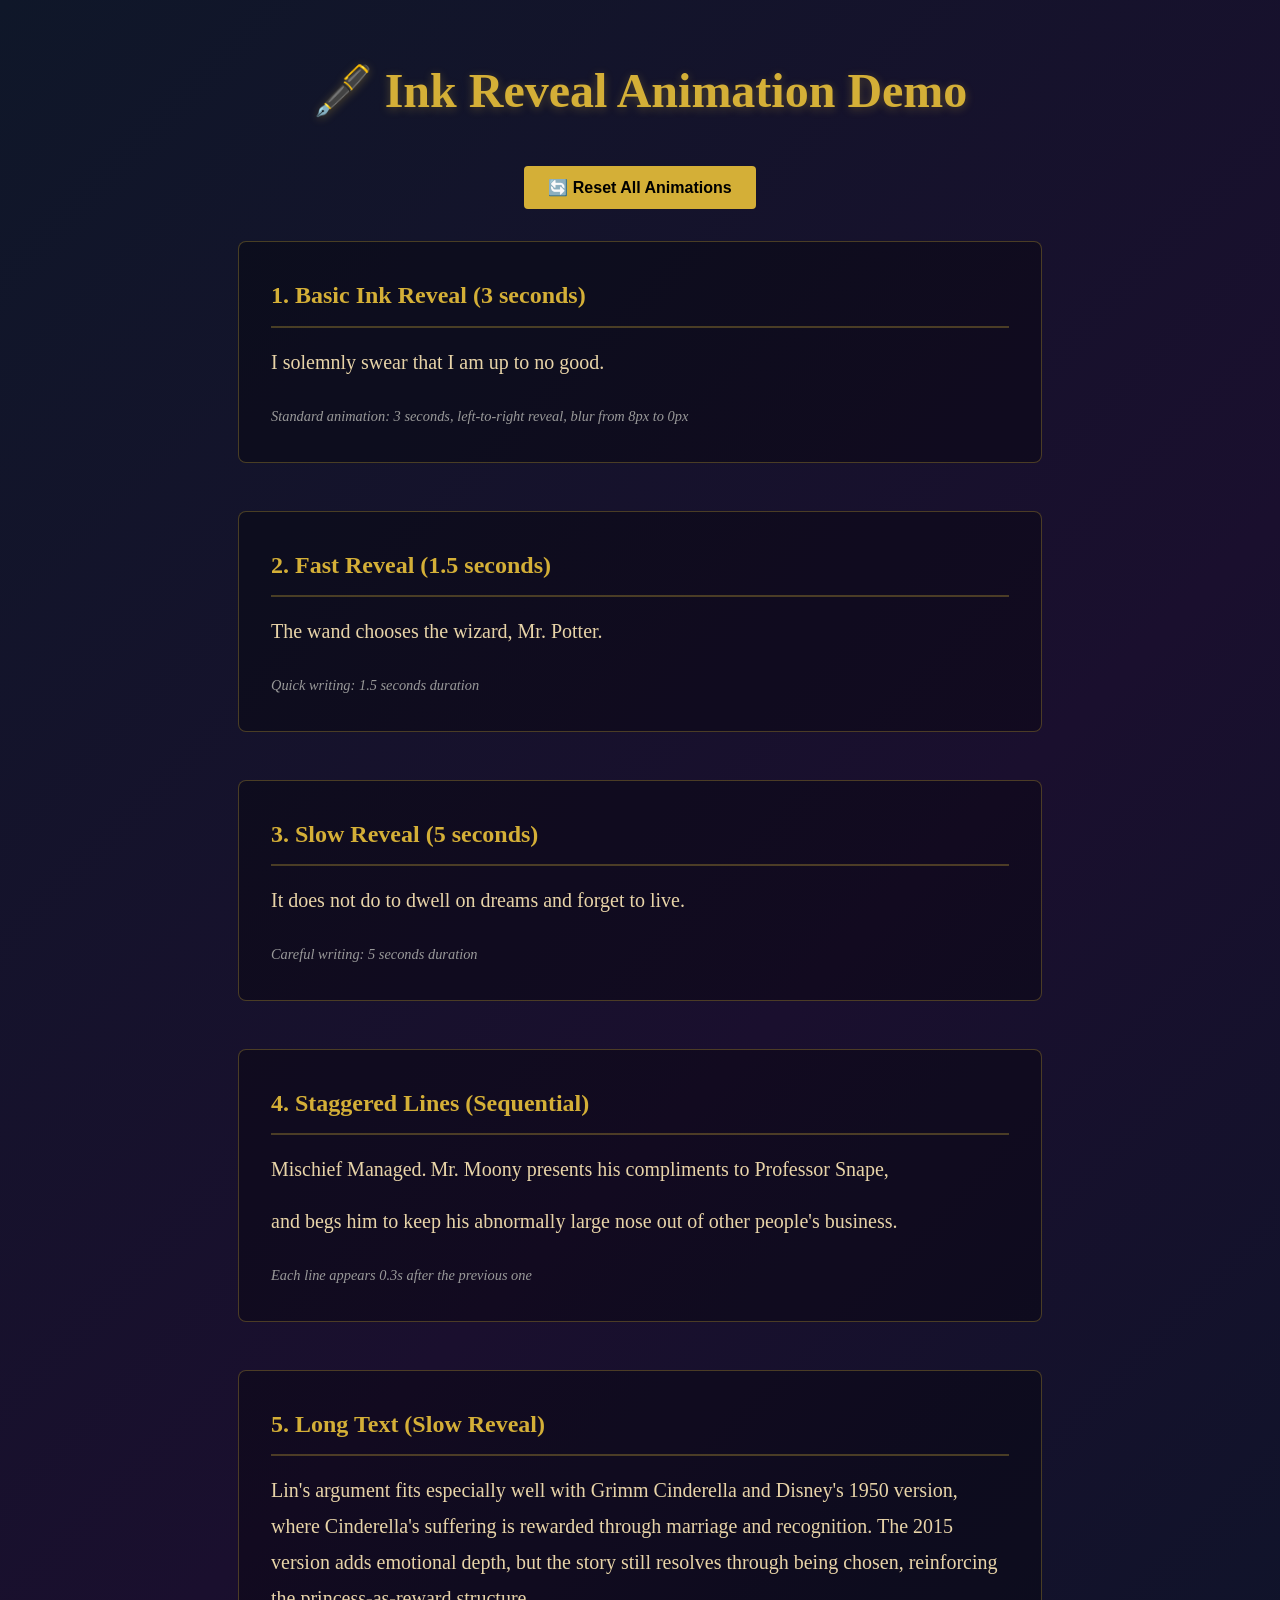
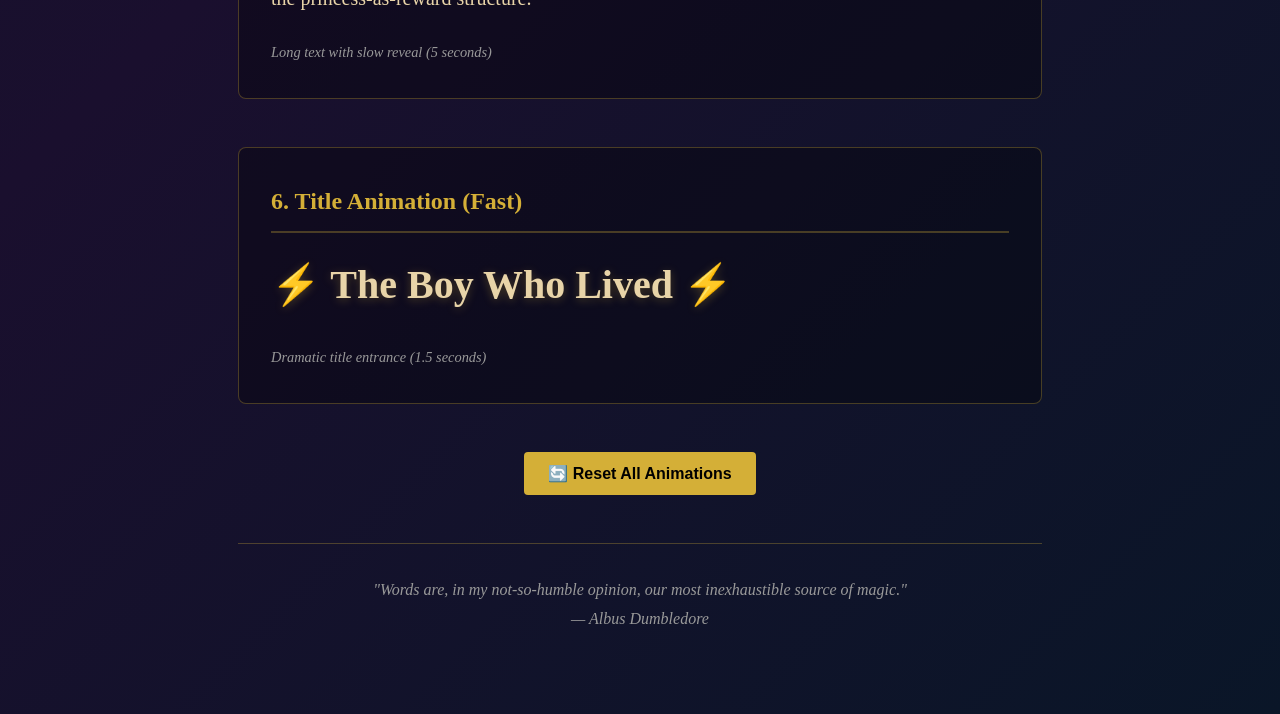
<file: ink-reveal-demo.html>
<!DOCTYPE html>
<html lang="en">
<head>
  <meta charset="UTF-8">
  <meta name="viewport" content="width=device-width, initial-scale=1.0">
  <title>Ink Reveal Demo - Harry Potter Style</title>
  <link rel="stylesheet" href="styles.css">
  <style>
    body {
      padding: 3rem;
      max-width: 900px;
      margin: 0 auto;
      font-family: 'Crimson Text', Georgia, serif;
      line-height: 1.8;
    }
    
    .demo-section {
      margin-bottom: 3rem;
      padding: 2rem;
      background: rgba(0, 0, 0, 0.3);
      border-radius: 8px;
      border: 1px solid rgba(212, 175, 55, 0.3);
    }
    
    .demo-title {
      color: #d4af37;
      font-size: 1.5rem;
      margin-bottom: 1rem;
      border-bottom: 2px solid rgba(212, 175, 55, 0.3);
      padding-bottom: 0.5rem;
    }
    
    .demo-text {
      font-size: 1.25rem;
      color: #e8d4a8;
      margin-bottom: 1rem;
    }
    
    .demo-description {
      font-size: 0.9rem;
      color: #999;
      font-style: italic;
      margin-top: 0.5rem;
    }
    
    button {
      background: #d4af37;
      color: #000;
      border: none;
      padding: 0.75rem 1.5rem;
      border-radius: 4px;
      cursor: pointer;
      font-size: 1rem;
      font-weight: bold;
      transition: all 0.3s ease;
    }
    
    button:hover {
      background: #eac85f;
      transform: translateY(-2px);
      box-shadow: 0 4px 12px rgba(212, 175, 55, 0.4);
    }
    
    .reset-container {
      text-align: center;
      margin: 2rem 0;
    }
    
    h1 {
      text-align: center;
      color: #d4af37;
      font-size: 3rem;
      margin-bottom: 2rem;
      text-shadow: 0 2px 10px rgba(212, 175, 55, 0.3);
    }
  </style>
</head>
<body>
  <h1>🖋️ Ink Reveal Animation Demo</h1>
  
  <div class="reset-container">
    <button onclick="resetAllAnimations()">🔄 Reset All Animations</button>
  </div>
  
  <!-- Demo 1: Basic -->
  <div class="demo-section">
    <h2 class="demo-title">1. Basic Ink Reveal (3 seconds)</h2>
    <p class="demo-text ink-reveal" id="demo1">
      I solemnly swear that I am up to no good.
    </p>
    <p class="demo-description">
      Standard animation: 3 seconds, left-to-right reveal, blur from 8px to 0px
    </p>
  </div>
  
  <!-- Demo 2: Fast -->
  <div class="demo-section">
    <h2 class="demo-title">2. Fast Reveal (1.5 seconds)</h2>
    <p class="demo-text ink-reveal ink-reveal-fast" id="demo2">
      The wand chooses the wizard, Mr. Potter.
    </p>
    <p class="demo-description">
      Quick writing: 1.5 seconds duration
    </p>
  </div>
  
  <!-- Demo 3: Slow -->
  <div class="demo-section">
    <h2 class="demo-title">3. Slow Reveal (5 seconds)</h2>
    <p class="demo-text ink-reveal ink-reveal-slow" id="demo3">
      It does not do to dwell on dreams and forget to live.
    </p>
    <p class="demo-description">
      Careful writing: 5 seconds duration
    </p>
  </div>
  
  <!-- Demo 4: Staggered Lines -->
  <div class="demo-section">
    <h2 class="demo-title">4. Staggered Lines (Sequential)</h2>
    <p class="demo-text ink-reveal" id="demo4a">
      Mischief Managed.
    </p>
    <p class="demo-text ink-reveal ink-reveal-delay-1" id="demo4b">
      Mr. Moony presents his compliments to Professor Snape,
    </p>
    <p class="demo-text ink-reveal ink-reveal-delay-2" id="demo4c">
      and begs him to keep his abnormally large nose out of other people's business.
    </p>
    <p class="demo-description">
      Each line appears 0.3s after the previous one
    </p>
  </div>
  
  <!-- Demo 5: Long Paragraph -->
  <div class="demo-section">
    <h2 class="demo-title">5. Long Text (Slow Reveal)</h2>
    <p class="demo-text ink-reveal ink-reveal-slow" id="demo5">
      Lin's argument fits especially well with Grimm Cinderella and Disney's 1950 version, 
      where Cinderella's suffering is rewarded through marriage and recognition. 
      The 2015 version adds emotional depth, but the story still resolves through being chosen, 
      reinforcing the princess-as-reward structure.
    </p>
    <p class="demo-description">
      Long text with slow reveal (5 seconds)
    </p>
  </div>
  
  <!-- Demo 6: Title -->
  <div class="demo-section">
    <h2 class="demo-title">6. Title Animation (Fast)</h2>
    <h1 class="demo-text ink-reveal ink-reveal-fast" id="demo6" style="font-size: 2.5rem; text-align: center;">
      ⚡ The Boy Who Lived ⚡
    </h1>
    <p class="demo-description">
      Dramatic title entrance (1.5 seconds)
    </p>
  </div>
  
  <div class="reset-container">
    <button onclick="resetAllAnimations()">🔄 Reset All Animations</button>
  </div>
  
  <div style="text-align: center; margin-top: 3rem; padding: 2rem; border-top: 1px solid rgba(212, 175, 55, 0.3);">
    <p style="color: #999; font-style: italic;">
      "Words are, in my not-so-humble opinion, our most inexhaustible source of magic."<br>
      — Albus Dumbledore
    </p>
  </div>
  
  <script>
    function resetAllAnimations() {
      // Get all elements with ink-reveal class
      const elements = document.querySelectorAll('.ink-reveal');
      
      elements.forEach(el => {
        // Force reflow by removing and re-adding class
        el.style.animation = 'none';
        el.offsetHeight; // Trigger reflow
        el.style.animation = null;
      });
      
      console.log('✨ All animations reset!');
    }
    
    // Optional: Auto-reset every 15 seconds
    setInterval(() => {
      console.log('🔄 Auto-resetting animations...');
      resetAllAnimations();
    }, 15000);
  </script>
</body>
</html>
</file>
<file: styles.css>
/* ========================================
   CSS VARIABLES - HARRY POTTER THEME
   ======================================== */
:root {
  /* Color Palette */
  --parchment-bg: #f4e8d0;
  --hogwarts-dark: #0a0a0f;
  --gold-accent: #d4af37;
  --text-primary: #e8d4a8;
  
  /* Extended Palette */
  --deep-purple: #1a0f2e;
  --midnight-blue: #0f1729;
  --dark-blue: #0a1628;
  --gold-hover: #eac85f;
  --gold-shadow: rgba(212, 175, 55, 0.4);
  --parchment-light: #fef9e7;
  --parchment-dark: #d4bc8e;
}

/* ========================================
   GLOBAL RESET
   ======================================== */
*,
*::before,
*::after {
  box-sizing: border-box;
  margin: 0;
  padding: 0;
}

html {
  -webkit-font-smoothing: antialiased;
  -moz-osx-font-smoothing: grayscale;
}

/* ========================================
   BODY STYLES
   ======================================== */
body {
  background: linear-gradient(135deg, 
    var(--midnight-blue) 0%, 
    var(--deep-purple) 50%, 
    var(--dark-blue) 100%);
  color: var(--text-primary);
  min-height: 100vh;
  font-family: -apple-system, BlinkMacSystemFont, 'Segoe UI', Roboto, Oxygen, Ubuntu, Cantarell, sans-serif;
}

/* ========================================
   UTILITY CLASSES
   ======================================== */
.font-serif {
  font-family: 'Times New Roman', Times, Georgia, 'Crimson Text', 'Liberation Serif', serif;
}

/* Fonts */
.font-cinzel { font-family: 'Cinzel', serif; }
.font-crimson { font-family: 'Crimson Text', serif; }

/* Custom Scrollbar */
::-webkit-scrollbar {
  width: 8px;
}
::-webkit-scrollbar-track {
  background: #0c0808; 
}
::-webkit-scrollbar-thumb {
  background: #555; 
  border-radius: 4px;
}
::-webkit-scrollbar-thumb:hover {
  background: #888; 
}

/* ========================================
   TYPOGRAPHY - HEADING EFFECTS
   ======================================== */

/* H1 and H2 Glowing Hover Effect */
h1, h2 {
  color: var(--gold-accent);
  transition: color 0.4s ease, text-shadow 0.4s ease;
  cursor: default;
}

h1:hover, h2:hover {
  color: #fff8e1;
  text-shadow: 
    0 0 10px #fbbf24, 
    0 0 20px #fbbf24,
    0 0 30px rgba(251, 191, 36, 0.5);
}

/* ========================================
   KEYFRAME ANIMATIONS
   ======================================== */

/* Float Animation - Gentle up and down movement */
@keyframes float {
  0% { 
    transform: translateY(0px);
  }
  50% { 
    transform: translateY(-15px);
  }
  100% { 
    transform: translateY(0px);
  }
}

/* Float Slow - Slower, more subtle floating */
@keyframes floatSlow {
  0% { 
    transform: translateY(0px);
  }
  50% { 
    transform: translateY(-10px);
  }
  100% { 
    transform: translateY(0px);
  }
}

/* Flicker Animation - Simulates candlelight */
@keyframes flicker {
  0% { 
    opacity: 1;
    transform: scale(1);
  }
  10% { 
    opacity: 0.95;
    transform: scale(0.98);
  }
  20% { 
    opacity: 0.88;
    transform: scale(0.96);
  }
  30% { 
    opacity: 0.92;
    transform: scale(0.97);
  }
  40% { 
    opacity: 0.85;
    transform: scale(0.95);
  }
  50% { 
    opacity: 0.9;
    transform: scale(0.96);
  }
  60% { 
    opacity: 0.93;
    transform: scale(0.98);
  }
  70% { 
    opacity: 0.88;
    transform: scale(0.95);
  }
  80% { 
    opacity: 0.95;
    transform: scale(0.97);
  }
  90% { 
    opacity: 0.9;
    transform: scale(0.96);
  }
  100% { 
    opacity: 1;
    transform: scale(1);
  }
}

/* Flicker Subtle - More gentle candlelight effect */
@keyframes flickerSubtle {
  0%, 100% { 
    opacity: 1;
  }
  25% { 
    opacity: 0.95;
  }
  50% { 
    opacity: 0.9;
  }
  75% { 
    opacity: 0.96;
  }
}

@keyframes sealBreak {
  0% {
    opacity: 1;
    transform: scale(1) rotate(0deg);
  }
  50% {
    opacity: 0.6;
    transform: scale(1.1) rotate(5deg);
  }
  100% {
    opacity: 0;
    transform: scale(1.5) rotate(10deg);
  }
}

@keyframes blurIn {
  0% {
    opacity: 0;
    filter: blur(10px);
    transform: translateY(10px);
  }
  100% {
    opacity: 1;
    filter: blur(0);
    transform: translateY(0);
  }
}

@keyframes sparkle {
  0% { transform: scale(0.5); opacity: 0; }
  50% { transform: scale(1.2); opacity: 0.8; }
  100% { transform: scale(0.5); opacity: 0; }
}

/* Ink Reveal Animation - Text appears as if written by quill */
@keyframes inkReveal {
  0% {
    clip-path: inset(0 100% 0 0);
    filter: blur(8px);
    opacity: 0;
  }
  5% {
    opacity: 0.3;
  }
  15% {
    filter: blur(6px);
    opacity: 0.5;
  }
  30% {
    filter: blur(4px);
    opacity: 0.7;
  }
  50% {
    filter: blur(2px);
    opacity: 0.85;
  }
  70% {
    filter: blur(1px);
    opacity: 0.95;
  }
  100% {
    clip-path: inset(0 0 0 0);
    filter: blur(0);
    opacity: 1;
  }
}

/* Ink Reveal (Webkit fallback using mask-image) */
@keyframes inkRevealMask {
  0% {
    -webkit-mask-position: -100% 0;
    mask-position: -100% 0;
    filter: blur(8px);
    opacity: 0;
  }
  5% {
    opacity: 0.3;
  }
  15% {
    filter: blur(6px);
    opacity: 0.5;
  }
  30% {
    filter: blur(4px);
    opacity: 0.7;
  }
  50% {
    filter: blur(2px);
    opacity: 0.85;
  }
  70% {
    filter: blur(1px);
    opacity: 0.95;
  }
  100% {
    -webkit-mask-position: 0 0;
    mask-position: 0 0;
    filter: blur(0);
    opacity: 1;
  }
}

/* ========================================
   ANIMATION UTILITY CLASSES
   ======================================== */

/* Float animations */
.animate-float {
  animation: float 6s ease-in-out infinite;
}

.animate-float-slow {
  animation: floatSlow 8s ease-in-out infinite;
}

.animate-float-fast {
  animation: float 4s ease-in-out infinite;
}

/* Flicker animations - for candlelight effects */
.animate-flicker {
  animation: flicker 3s ease-in-out infinite;
}

.animate-flicker-subtle {
  animation: flickerSubtle 2s ease-in-out infinite;
}

.animate-flicker-fast {
  animation: flicker 1.5s ease-in-out infinite;
}

/* Candle flame specific class */
.candle-flame {
  animation: flicker 0.15s infinite alternate;
  filter: blur(1px);
}

/* Sparkle animation */
.sparkle-anim {
  animation: sparkle 4s ease-in-out infinite;
}

/* Ink Reveal - Text appears as if written by invisible quill */
.ink-reveal {
  display: inline-block;
  animation: inkReveal 3s cubic-bezier(0.4, 0, 0.2, 1) forwards;
  clip-path: inset(0 100% 0 0);
  filter: blur(8px);
  opacity: 0;
  transform-origin: left center;
}

/* Ink Reveal with mask-image support (for better browser compatibility) */
@supports (mask-image: linear-gradient(to right, black, black)) or 
          (-webkit-mask-image: linear-gradient(to right, black, black)) {
  .ink-reveal {
    -webkit-mask-image: linear-gradient(to right, black 0%, black 100%);
    mask-image: linear-gradient(to right, black 0%, black 100%);
    -webkit-mask-size: 200% 100%;
    mask-size: 200% 100%;
    -webkit-mask-position: -100% 0;
    mask-position: -100% 0;
    -webkit-mask-repeat: no-repeat;
    mask-repeat: no-repeat;
    animation: inkRevealMask 3s cubic-bezier(0.4, 0, 0.2, 1) forwards;
    clip-path: none;
  }
}

/* Ink Reveal variants with different speeds */
.ink-reveal-fast {
  animation-duration: 1.5s;
}

.ink-reveal-slow {
  animation-duration: 5s;
}

.ink-reveal-delay-1 {
  animation-delay: 0.3s;
}

.ink-reveal-delay-2 {
  animation-delay: 0.6s;
}

.ink-reveal-delay-3 {
  animation-delay: 0.9s;
}

/* Ink droplet effect (optional enhancement) */
.ink-reveal::before {
  content: '';
  position: absolute;
  left: 0;
  top: 50%;
  width: 4px;
  height: 4px;
  background: radial-gradient(circle, rgba(212, 175, 55, 0.8), transparent);
  border-radius: 50%;
  transform: translateY(-50%);
  opacity: 0;
  animation: inkDroplet 3s cubic-bezier(0.4, 0, 0.2, 1) forwards;
  pointer-events: none;
}

@keyframes inkDroplet {
  0% {
    left: 0;
    opacity: 0.8;
    transform: translateY(-50%) scale(1);
  }
  50% {
    opacity: 0.6;
    transform: translateY(-50%) scale(1.2);
  }
  95% {
    left: 100%;
    opacity: 0.4;
  }
  100% {
    left: 100%;
    opacity: 0;
    transform: translateY(-50%) scale(0.5);
  }
}

/* ========================================
   INK DRY ANIMATION
   ======================================== */

/* Keyframe for wet ink drying into sharp text */
@keyframes inkDry {
  0% {
    color: transparent;
    text-shadow: 0 0 10px black;
    filter: blur(4px);
    opacity: 0.5;
  }
  20% {
    color: rgba(74, 4, 4, 0.2);
    text-shadow: 0 0 8px rgba(0, 0, 0, 0.8);
    filter: blur(3px);
    opacity: 0.7;
  }
  40% {
    color: rgba(74, 4, 4, 0.4);
    text-shadow: 0 0 6px rgba(0, 0, 0, 0.6);
    filter: blur(2px);
    opacity: 0.85;
  }
  60% {
    color: rgba(74, 4, 4, 0.7);
    text-shadow: 0 0 4px rgba(0, 0, 0, 0.4);
    filter: blur(1px);
    opacity: 0.95;
  }
  80% {
    color: rgba(74, 4, 4, 0.9);
    text-shadow: 0 0 2px rgba(0, 0, 0, 0.2);
    filter: blur(0.5px);
    opacity: 1;
  }
  100% {
    color: #4a0404;
    text-shadow: none;
    filter: blur(0);
    opacity: 1;
  }
}

/* Ink Dry class - simulates wet ink drying into sharp letters */
.ink-dry {
  color: transparent;
  text-shadow: 0 0 10px black;
  filter: blur(4px);
  animation: inkDry 3s cubic-bezier(0.4, 0, 0.2, 1) forwards;
}

/* Speed variants */
.ink-dry-fast {
  animation-duration: 1.5s;
}

.ink-dry-slow {
  animation-duration: 5s;
}

/* Delay variants for staggered effect */
.ink-dry-delay-1 {
  animation-delay: 0.3s;
}

.ink-dry-delay-2 {
  animation-delay: 0.6s;
}

.ink-dry-delay-3 {
  animation-delay: 0.9s;
}

/* ========================================
   WAX SEAL BUTTON STYLES
   ======================================== */
.wax-seal-button {
  position: relative;
  width: 120px;
  height: 120px;
  border: none;
  background: radial-gradient(circle, #8B0000 0%, #660000 50%, #4a0000 100%);
  border-radius: 50%;
  cursor: pointer;
  box-shadow: 
    0 4px 8px rgba(0, 0, 0, 0.4),
    0 8px 16px rgba(139, 0, 0, 0.3),
    inset 0 -2px 4px rgba(0, 0, 0, 0.4),
    inset 0 2px 4px rgba(255, 255, 255, 0.1);
  transition: transform 0.2s ease, box-shadow 0.2s ease;
  margin: 20px auto;
  display: block;
}

.wax-seal-button:hover {
  transform: scale(1.05);
  box-shadow: 
    0 6px 12px rgba(0, 0, 0, 0.5),
    0 12px 24px rgba(139, 0, 0, 0.4),
    inset 0 -2px 4px rgba(0, 0, 0, 0.4),
    inset 0 2px 4px rgba(255, 255, 255, 0.15);
}

.wax-seal-button:active {
  transform: scale(0.98);
}

.wax-seal-button.breaking {
  animation: sealBreak 0.6s ease-out forwards;
  pointer-events: none;
}

.seal-inner {
  position: relative;
  width: 100%;
  height: 100%;
  display: flex;
  flex-direction: column;
  align-items: center;
  justify-content: center;
  color: #d4af37;
}

.seal-icon {
  width: 80px;
  height: 80px;
  filter: drop-shadow(0 2px 4px rgba(0, 0, 0, 0.3));
}

.seal-text {
  position: absolute;
  bottom: -30px;
  font-size: 12px;
  font-weight: 600;
  color: var(--gold-accent);
  text-transform: uppercase;
  letter-spacing: 1px;
  white-space: nowrap;
  text-shadow: 0 1px 2px rgba(0, 0, 0, 0.8);
  font-family: 'Cinzel', serif;
}

/* Answer reveal animation */
.answer-reveal {
  opacity: 0;
  filter: blur(10px);
  transform: translateY(10px);
}

.answer-reveal.revealed {
  animation: blurIn 0.8s ease-out forwards;
}

.animate-float {
  animation: float 6s ease-in-out infinite;
}

.candle-flame {
  animation: flicker 0.1s infinite alternate;
}

.sparkle-anim {
  animation: sparkle 4s ease-in-out infinite;
}

/* Transitions */
.slide-enter {
  opacity: 0;
  transform: scale(0.95);
  filter: blur(5px);
}

.slide-enter-active {
  opacity: 1;
  transform: scale(1);
  filter: blur(0);
  transition: opacity 0.8s ease-out, transform 0.8s ease-out, filter 0.8s ease-out;
}

.slide-exit {
  opacity: 1;
  transform: scale(1);
  filter: blur(0);
}

.slide-exit-active {
  opacity: 0;
  transform: scale(1.05);
  filter: blur(5px);
  transition: opacity 0.5s ease-in, transform 0.5s ease-in, filter 0.5s ease-in;
}

/* Pensieve Swirl Transition - Diving into Memory */
.pensieve-swirl-exit {
  opacity: 1;
  transform: scale(1);
  filter: blur(0) hue-rotate(0deg);
}

.pensieve-swirl-exit-active {
  opacity: 0;
  transform: scale(1.15);
  filter: blur(10px) hue-rotate(90deg);
  transition: opacity 0.7s ease-in, 
              transform 0.7s ease-in, 
              filter 0.7s ease-in;
}

.pensieve-swirl-enter {
  opacity: 0;
  transform: scale(1.15);
  filter: blur(10px) hue-rotate(-90deg);
}

.pensieve-swirl-enter-active {
  opacity: 1;
  transform: scale(1);
  filter: blur(0) hue-rotate(0deg);
  transition: opacity 0.7s ease-out, 
              transform 0.7s ease-out, 
              filter 0.7s ease-out;
}

/* ========================================
   FLOATING CANDLES
   ======================================== */

.floating-candle {
  pointer-events: none;
  z-index: 15;
  filter: drop-shadow(0 4px 8px rgba(0, 0, 0, 0.3));
}

.candle-body {
  position: relative;
  width: 8px;
  height: 40px;
  background: linear-gradient(to bottom, #f5f5dc 0%, #e8dcc0 50%, #d4c5a0 100%);
  border-radius: 2px;
  box-shadow: 
    inset 0 -2px 4px rgba(0, 0, 0, 0.2),
    0 2px 4px rgba(0, 0, 0, 0.3);
}

.candle-body::before {
  /* Wax drip effect */
  content: '';
  position: absolute;
  top: -2px;
  left: 50%;
  transform: translateX(-50%);
  width: 10px;
  height: 3px;
  background: #f5f5dc;
  border-radius: 50%;
}

.candle-flame {
  position: absolute;
  top: -15px;
  left: 50%;
  transform: translateX(-50%);
  width: 12px;
  height: 20px;
  background: radial-gradient(
    ellipse at center,
    #ffffff 0%,
    #ffff00 15%,
    #ffaa00 30%,
    #ff6600 50%,
    rgba(255, 102, 0, 0.5) 70%,
    rgba(255, 102, 0, 0) 100%
  );
  border-radius: 50% 50% 50% 50% / 60% 60% 40% 40%;
  box-shadow: 
    0 0 10px rgba(255, 165, 0, 0.8),
    0 0 20px rgba(255, 140, 0, 0.6),
    0 0 30px rgba(255, 100, 0, 0.4);
  filter: blur(1px);
}

/* Different candle sizes for variety */
.floating-candle:nth-child(2) .candle-body {
  height: 45px;
  width: 9px;
}

.floating-candle:nth-child(3) .candle-body {
  height: 35px;
  width: 7px;
}

.floating-candle:nth-child(4) .candle-body {
  height: 50px;
  width: 10px;
}

.floating-candle:nth-child(5) .candle-body {
  height: 38px;
  width: 8px;
}

/* ========================================
   GOLDEN SNITCH
   ======================================== */

/* Snitch container and element */
.golden-snitch {
  position: absolute;
  width: 40px;
  height: 40px;
  transition: all 1.5s cubic-bezier(0.45, 0.05, 0.55, 0.95);
  filter: drop-shadow(0 0 10px rgba(255, 215, 0, 0.6));
  z-index: 100;
  pointer-events: none;
}

/* Snitch ball (body) */
.snitch-ball {
  position: absolute;
  width: 20px;
  height: 20px;
  top: 50%;
  left: 50%;
  transform: translate(-50%, -50%);
  background: radial-gradient(circle at 30% 30%, 
    #ffd700 0%, 
    #ffed4e 30%, 
    #daa520 60%, 
    #b8860b 100%
  );
  border-radius: 50%;
  box-shadow: 
    inset -3px -3px 6px rgba(184, 134, 11, 0.8),
    inset 2px 2px 4px rgba(255, 255, 255, 0.5),
    0 0 15px rgba(255, 215, 0, 0.8),
    0 0 25px rgba(255, 215, 0, 0.4);
  animation: snitchGlow 2s ease-in-out infinite;
}

/* Snitch details/pattern */
.snitch-ball::before {
  content: '';
  position: absolute;
  top: 50%;
  left: 50%;
  transform: translate(-50%, -50%);
  width: 12px;
  height: 12px;
  border: 1px solid rgba(184, 134, 11, 0.6);
  border-radius: 50%;
}

.snitch-ball::after {
  content: '';
  position: absolute;
  top: 0;
  left: 50%;
  transform: translateX(-50%);
  width: 1px;
  height: 100%;
  background: rgba(184, 134, 11, 0.4);
}

/* Left wing */
.snitch-wing-left {
  position: absolute;
  width: 20px;
  height: 8px;
  top: 50%;
  left: -12px;
  transform: translateY(-50%);
  transform-origin: right center;
  animation: wingFlutterLeft 0.15s ease-in-out infinite;
}

/* Right wing */
.snitch-wing-right {
  position: absolute;
  width: 20px;
  height: 8px;
  top: 50%;
  right: -12px;
  transform: translateY(-50%) scaleX(-1);
  transform-origin: left center;
  animation: wingFlutterRight 0.15s ease-in-out infinite;
}

/* Wing feather structure */
.wing-feather {
  position: absolute;
  width: 100%;
  height: 100%;
  background: linear-gradient(to right,
    rgba(255, 255, 255, 0.9) 0%,
    rgba(230, 230, 230, 0.8) 40%,
    rgba(200, 200, 200, 0.6) 70%,
    rgba(180, 180, 180, 0.3) 100%
  );
  clip-path: polygon(
    0% 50%,
    10% 20%,
    30% 5%,
    60% 0%,
    100% 10%,
    95% 50%,
    100% 90%,
    60% 100%,
    30% 95%,
    10% 80%
  );
  filter: drop-shadow(0 1px 2px rgba(0, 0, 0, 0.3));
}

/* Wing detail lines */
.wing-feather::before {
  content: '';
  position: absolute;
  top: 50%;
  left: 0;
  width: 100%;
  height: 1px;
  background: linear-gradient(to right,
    rgba(150, 150, 150, 0.6) 0%,
    rgba(150, 150, 150, 0.3) 50%,
    rgba(150, 150, 150, 0) 100%
  );
  transform: translateY(-50%);
}

/* Wing flutter animations */
@keyframes wingFlutterLeft {
  0%, 100% {
    transform: translateY(-50%) rotateY(0deg) rotateZ(-5deg);
  }
  50% {
    transform: translateY(-50%) rotateY(-25deg) rotateZ(-15deg);
  }
}

@keyframes wingFlutterRight {
  0%, 100% {
    transform: translateY(-50%) scaleX(-1) rotateY(0deg) rotateZ(-5deg);
  }
  50% {
    transform: translateY(-50%) scaleX(-1) rotateY(-25deg) rotateZ(-15deg);
  }
}

/* Snitch glow pulse */
@keyframes snitchGlow {
  0%, 100% {
    box-shadow: 
      inset -3px -3px 6px rgba(184, 134, 11, 0.8),
      inset 2px 2px 4px rgba(255, 255, 255, 0.5),
      0 0 15px rgba(255, 215, 0, 0.8),
      0 0 25px rgba(255, 215, 0, 0.4);
  }
  50% {
    box-shadow: 
      inset -3px -3px 6px rgba(184, 134, 11, 0.8),
      inset 2px 2px 4px rgba(255, 255, 255, 0.5),
      0 0 20px rgba(255, 215, 0, 1),
      0 0 35px rgba(255, 215, 0, 0.6);
  }
}

/* Mischief Managed Title Glow Pulse */
@keyframes glow-pulse {
  0%, 100% {
    text-shadow: 
      0 0 40px rgba(212, 175, 55, 0.8),
      0 0 80px rgba(212, 175, 55, 0.4),
      0 0 120px rgba(212, 175, 55, 0.2);
    filter: brightness(1);
    transform: scale(1);
  }
  50% {
    text-shadow: 
      0 0 50px rgba(212, 175, 55, 1),
      0 0 100px rgba(212, 175, 55, 0.6),
      0 0 150px rgba(212, 175, 55, 0.3),
      0 0 200px rgba(212, 175, 55, 0.2);
    filter: brightness(1.2);
    transform: scale(1.02);
  }
}

.animate-glow-pulse {
  animation: glow-pulse 3s ease-in-out infinite;
}

/* ========================================
   MAGICAL FOOTPRINTS
   ======================================== */

/* Footprint element */
.magical-footprint {
  position: absolute;
  width: 40px;
  height: 50px;
  pointer-events: none;
  opacity: 0;
  animation: footprintAppear 1s ease-out forwards;
  filter: drop-shadow(0 2px 4px rgba(0, 0, 0, 0.3));
}

/* Footprint appearance animation */
@keyframes footprintAppear {
  0% {
    opacity: 0;
    transform: scale(0.5) translateY(-20px);
  }
  50% {
    opacity: 0.8;
    transform: scale(1.1) translateY(0);
  }
  100% {
    opacity: 0.7;
    transform: scale(1) translateY(0);
  }
}

/* Footprint fade after appearing */
.magical-footprint.fading {
  animation: footprintFade 2s ease-out forwards;
}

@keyframes footprintFade {
  0% {
    opacity: 0.7;
  }
  100% {
    opacity: 0.15;
  }
}

/* Fade in animation for Mischief Managed slide */
@keyframes fade-in {
  0% {
    opacity: 0;
    transform: translateY(-20px);
  }
  100% {
    opacity: 1;
    transform: translateY(0);
  }
}

.animate-fade-in {
  animation: fade-in 1.5s ease-out forwards;
}

/* Footprint SVG styling */
.footprint-svg {
  width: 100%;
  height: 100%;
  fill: rgba(212, 175, 55, 0.6);
  stroke: rgba(212, 175, 55, 0.8);
  stroke-width: 0.5;
}

/* Shimmer effect on footprints */
.magical-footprint::before {
  content: '';
  position: absolute;
  top: 0;
  left: -100%;
  width: 100%;
  height: 100%;
  background: linear-gradient(
    90deg,
    transparent 0%,
    rgba(255, 255, 255, 0.3) 50%,
    transparent 100%
  );
  animation: shimmer 2s ease-in-out infinite;
}

@keyframes shimmer {
  0%, 100% {
    left: -100%;
  }
  50% {
    left: 100%;
  }
}

/* ========================================
   SPECTACULAR HARRY POTTER ANIMATIONS
   ======================================== */

/* Lumos Glow Animation */
@keyframes lumosGlow {
  0%, 100% {
    transform: translate(-50%, -50%) scale(1);
    opacity: 0.3;
  }
  50% {
    transform: translate(-50%, -50%) scale(1.2);
    opacity: 0.5;
  }
}

/* Patronus Float Animation */
@keyframes patronusFloat {
  0% {
    transform: translate(0, 0) rotate(0deg) scale(0);
    opacity: 0;
  }
  10% {
    opacity: 0.8;
    transform: scale(1);
  }
  50% {
    transform: translate(200px, -300px) rotate(360deg) scale(1.2);
    opacity: 0.9;
  }
  100% {
    transform: translate(400px, -600px) rotate(720deg) scale(0.5);
    opacity: 0;
  }
}

/* Prophecy Orb Float */
@keyframes orbFloat {
  0%, 100% {
    transform: translateY(0);
  }
  50% {
    transform: translateY(-20px);
  }
}

/* Prophecy Orb Pulse */
@keyframes orbPulse {
  0%, 100% {
    filter: blur(2px) drop-shadow(0 0 15px rgba(150, 180, 255, 0.6));
  }
  50% {
    filter: blur(3px) drop-shadow(0 0 25px rgba(150, 180, 255, 0.9));
  }
}

/* Prophecy Orb Shatter */
@keyframes orbShatter {
  0% {
    transform: scale(1);
    opacity: 1;
  }
  50% {
    transform: scale(1.5);
    opacity: 0.5;
    filter: blur(10px);
  }
  100% {
    transform: scale(2);
    opacity: 0;
    filter: blur(20px);
  }
}

/* Screen Shake (Howler) */
@keyframes shake {
  0%, 100% {
    transform: translateX(0);
  }
  10%, 30%, 50%, 70%, 90% {
    transform: translateX(-10px);
  }
  20%, 40%, 60%, 80% {
    transform: translateX(10px);
  }
}

/* Notification Pop */
@keyframes notificationPop {
  0% {
    transform: translate(-50%, -50%) scale(0);
    opacity: 0;
  }
  10% {
    transform: translate(-50%, -50%) scale(1.2);
    opacity: 1;
  }
  90% {
    transform: translate(-50%, -50%) scale(1);
    opacity: 1;
  }
  100% {
    transform: translate(-50%, -50%) scale(0.8);
    opacity: 0;
  }
}

/* Snitch Caught Animation */
@keyframes snitchCaught {
  0% {
    transform: scale(1) rotate(0deg);
    opacity: 1;
  }
  50% {
    transform: scale(1.5) rotate(360deg);
    filter: brightness(2) blur(2px);
  }
  100% {
    transform: scale(0) rotate(720deg);
    opacity: 0;
    filter: brightness(3) blur(5px);
  }
}

/* Floo Powder Effect */
@keyframes flooPowderFlicker {
  0%, 100% {
    opacity: 0.8;
    transform: scale(1);
  }
  25% {
    opacity: 0.6;
    transform: scale(0.95);
  }
  50% {
    opacity: 1;
    transform: scale(1.05);
  }
  75% {
    opacity: 0.7;
    transform: scale(0.98);
  }
}

/* Magic Sparkle Trail */
@keyframes magicSparkleTrail {
  0% {
    transform: translate(0, 0) scale(1);
    opacity: 1;
  }
  50% {
    transform: translate(20px, -20px) scale(0.5);
    opacity: 0.5;
  }
  100% {
    transform: translate(40px, -40px) scale(0);
    opacity: 0;
  }
}

/* Wand Wave Effect */
@keyframes wandWave {
  0%, 100% {
    transform: rotate(12deg);
  }
  50% {
    transform: rotate(-12deg);
  }
}

/* Print Styles */
@media print {
    body {
        background: white !important;
        color: black !important;
        overflow: visible !important;
        height: auto !important;
    }
    #background, #app, #wand-cursor, .fixed {
        display: none !important;
    }
    .print\:block {
        display: block !important;
        position: static !important;
    }
}
</file>
